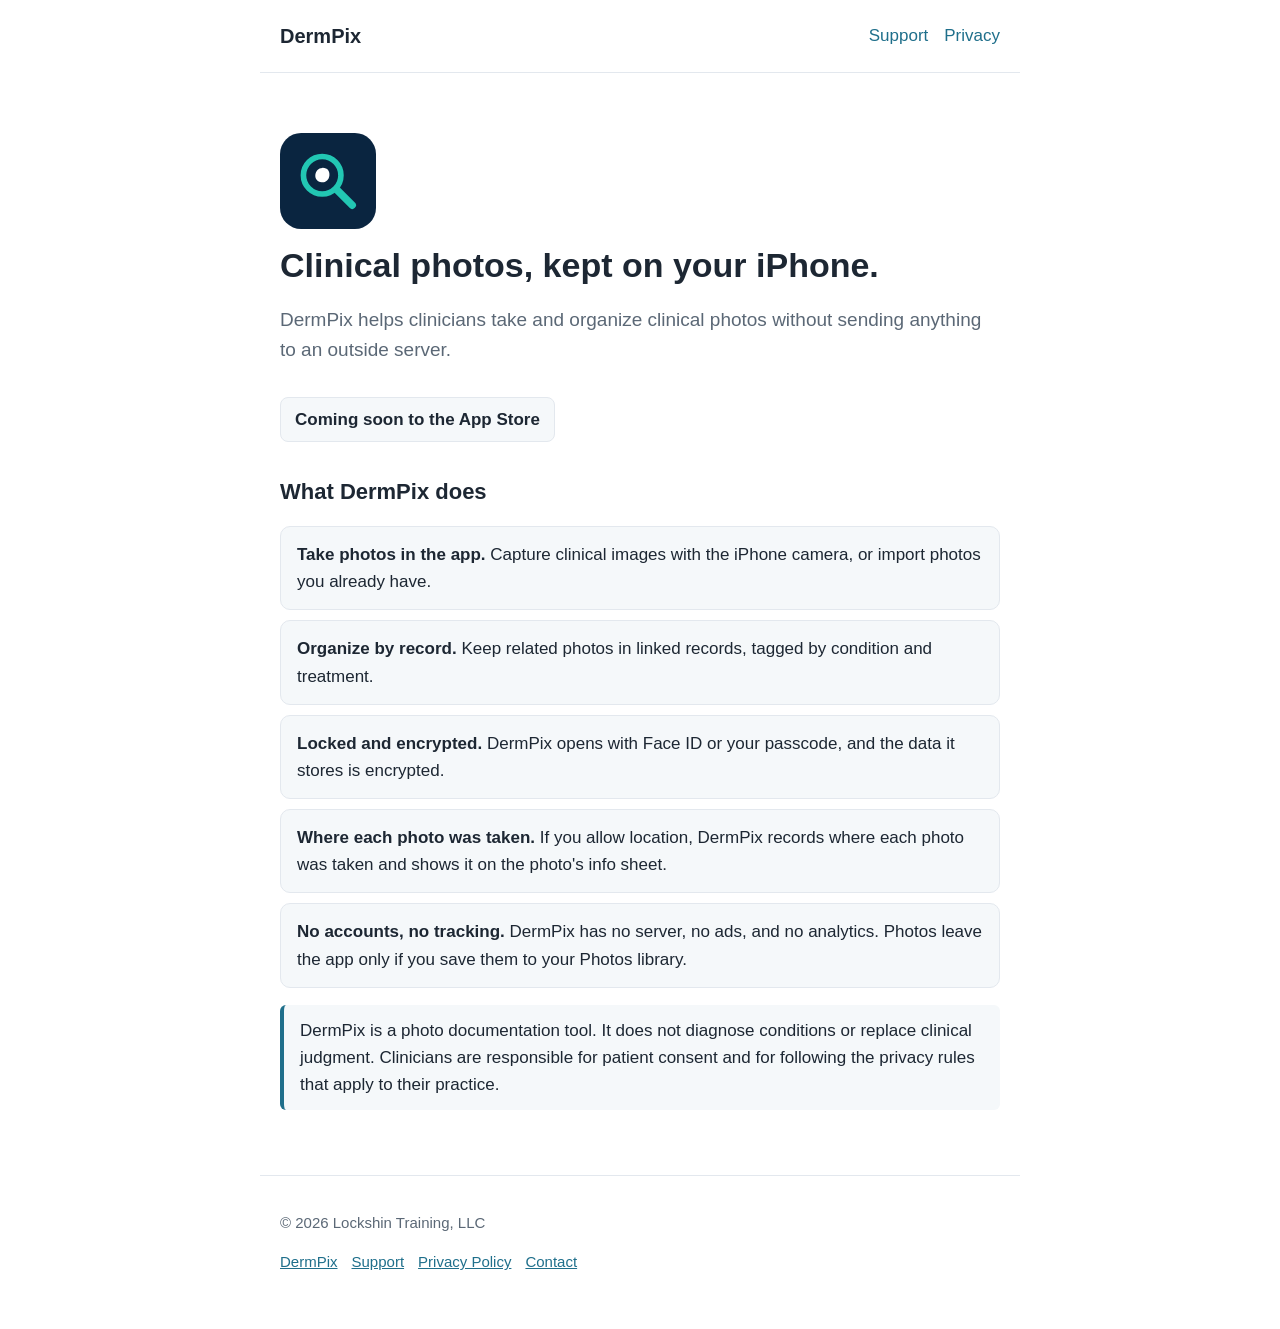
<file: index.html>
<!DOCTYPE html>
<html lang="en">
<head>
<meta charset="utf-8">
<meta name="viewport" content="width=device-width, initial-scale=1">
<title>DermPix</title>
<meta name="description" content="DermPix is an iPhone app for clinicians to take and organize clinical photos, with everything kept on the device.">
<link rel="icon" href="assets/icon.svg">
<link rel="stylesheet" href="assets/style.css">
</head>
<body>
<header>
  <a class="brand" href="./">DermPix</a>
  <nav><a href="support/">Support</a><a href="privacy/">Privacy</a></nav>
</header>
<main>
  <img class="app-icon" src="assets/icon.svg" alt="DermPix app icon" width="96" height="96">
  <h1>Clinical photos, kept on your iPhone.</h1>
  <p class="lead">DermPix helps clinicians take and organize clinical photos without sending anything to an outside server.</p>
  <span class="badge">Coming soon to the App Store</span>

  <h2>What DermPix does</h2>
  <ul class="features">
    <li><strong>Take photos in the app.</strong> Capture clinical images with the iPhone camera, or import photos you already have.</li>
    <li><strong>Organize by record.</strong> Keep related photos in linked records, tagged by condition and treatment.</li>
    <li><strong>Locked and encrypted.</strong> DermPix opens with Face ID or your passcode, and the data it stores is encrypted.</li>
    <li><strong>Where each photo was taken.</strong> If you allow location, DermPix records where each photo was taken and shows it on the photo's info sheet.</li>
    <li><strong>No accounts, no tracking.</strong> DermPix has no server, no ads, and no analytics. Photos leave the app only if you save them to your Photos library.</li>
  </ul>

  <p class="note">DermPix is a photo documentation tool. It does not diagnose conditions or replace clinical judgment. Clinicians are responsible for patient consent and for following the privacy rules that apply to their practice.</p>
</main>
<footer>
  <p>&copy; 2026 Lockshin Training, LLC</p>
  <p><a href="./">DermPix</a><a href="support/">Support</a><a href="privacy/">Privacy Policy</a><a href="mailto:dinkinganddrivingmclean@gmail.com">Contact</a></p>
</footer>
</body>
</html>
</file>
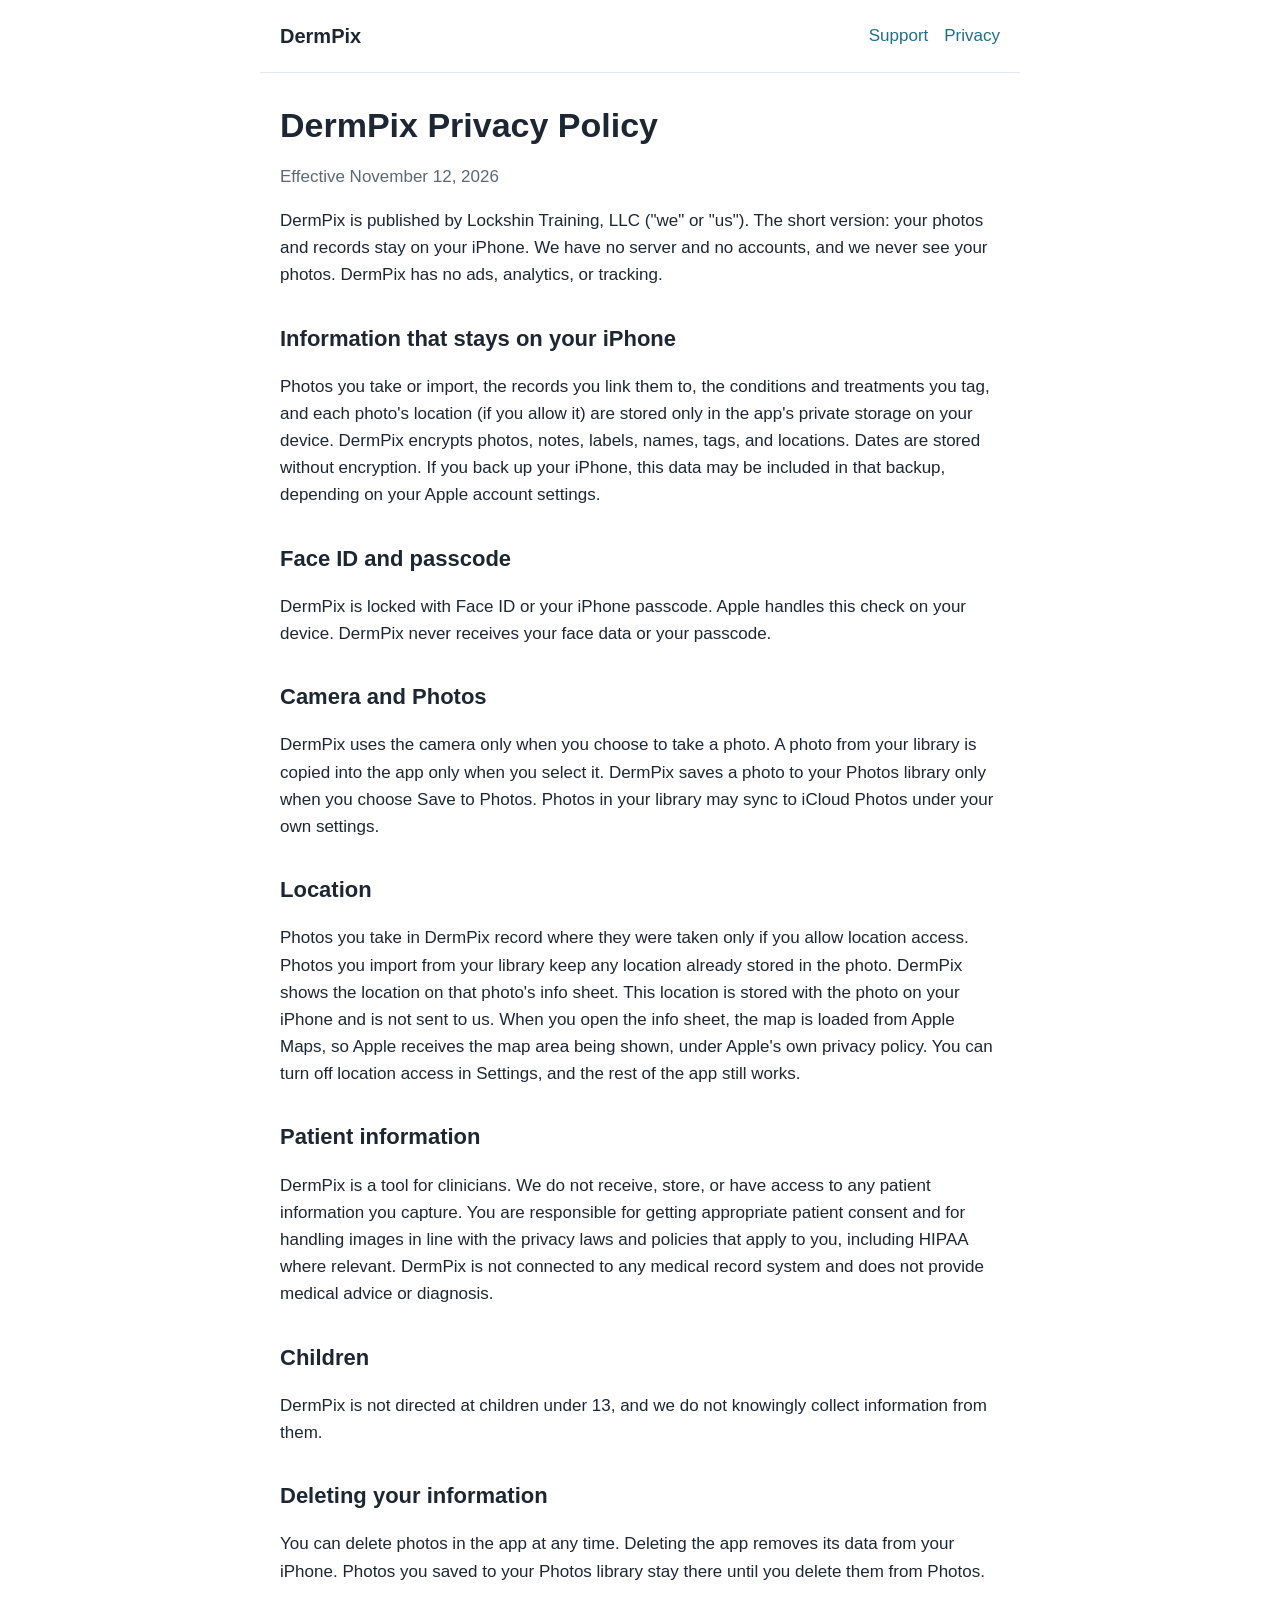
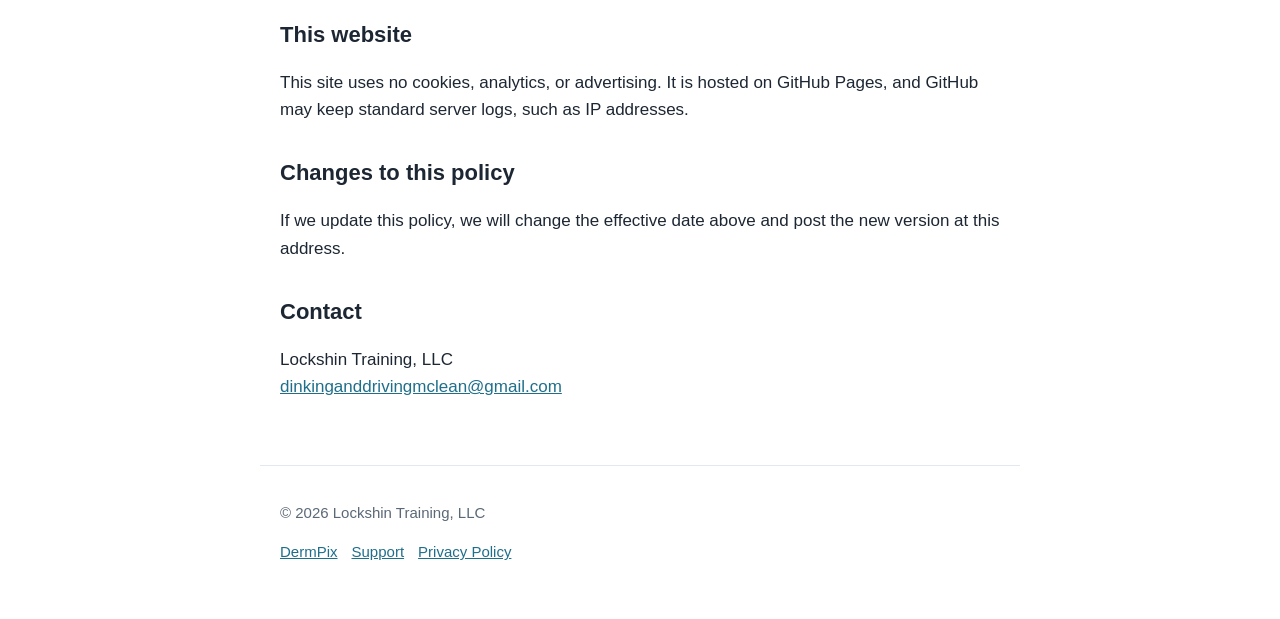
<file: privacy/index.html>
<!DOCTYPE html>
<html lang="en">
<head>
<meta charset="utf-8">
<meta name="viewport" content="width=device-width, initial-scale=1">
<title>DermPix Privacy Policy</title>
<link rel="icon" href="../assets/icon.svg">
<link rel="stylesheet" href="../assets/style.css">
</head>
<body>
<header>
  <a class="brand" href="../">DermPix</a>
  <nav><a href="../support/">Support</a><a href="./">Privacy</a></nav>
</header>
<main>
  <h1>DermPix Privacy Policy</h1>
  <p class="muted">Effective November 12, 2026</p>
  <p>DermPix is published by Lockshin Training, LLC ("we" or "us"). The short version: your photos and records stay on your iPhone. We have no server and no accounts, and we never see your photos. DermPix has no ads, analytics, or tracking.</p>

  <h2>Information that stays on your iPhone</h2>
  <p>Photos you take or import, the records you link them to, the conditions and treatments you tag, and each photo's location (if you allow it) are stored only in the app's private storage on your device. DermPix encrypts photos, notes, labels, names, tags, and locations. Dates are stored without encryption. If you back up your iPhone, this data may be included in that backup, depending on your Apple account settings.</p>

  <h2>Face ID and passcode</h2>
  <p>DermPix is locked with Face ID or your iPhone passcode. Apple handles this check on your device. DermPix never receives your face data or your passcode.</p>

  <h2>Camera and Photos</h2>
  <p>DermPix uses the camera only when you choose to take a photo. A photo from your library is copied into the app only when you select it. DermPix saves a photo to your Photos library only when you choose Save to Photos. Photos in your library may sync to iCloud Photos under your own settings.</p>

  <h2>Location</h2>
  <p>Photos you take in DermPix record where they were taken only if you allow location access. Photos you import from your library keep any location already stored in the photo. DermPix shows the location on that photo's info sheet. This location is stored with the photo on your iPhone and is not sent to us. When you open the info sheet, the map is loaded from Apple Maps, so Apple receives the map area being shown, under Apple's own privacy policy. You can turn off location access in Settings, and the rest of the app still works.</p>

  <h2>Patient information</h2>
  <p>DermPix is a tool for clinicians. We do not receive, store, or have access to any patient information you capture. You are responsible for getting appropriate patient consent and for handling images in line with the privacy laws and policies that apply to you, including HIPAA where relevant. DermPix is not connected to any medical record system and does not provide medical advice or diagnosis.</p>

  <h2>Children</h2>
  <p>DermPix is not directed at children under 13, and we do not knowingly collect information from them.</p>

  <h2>Deleting your information</h2>
  <p>You can delete photos in the app at any time. Deleting the app removes its data from your iPhone. Photos you saved to your Photos library stay there until you delete them from Photos.</p>

  <h2>This website</h2>
  <p>This site uses no cookies, analytics, or advertising. It is hosted on GitHub Pages, and GitHub may keep standard server logs, such as IP addresses.</p>

  <h2>Changes to this policy</h2>
  <p>If we update this policy, we will change the effective date above and post the new version at this address.</p>

  <h2>Contact</h2>
  <p>Lockshin Training, LLC<br><a href="mailto:dinkinganddrivingmclean@gmail.com">dinkinganddrivingmclean@gmail.com</a></p>
</main>
<footer>
  <p>&copy; 2026 Lockshin Training, LLC</p>
  <p><a href="../">DermPix</a><a href="../support/">Support</a><a href="./">Privacy Policy</a></p>
</footer>
</body>
</html>
</file>
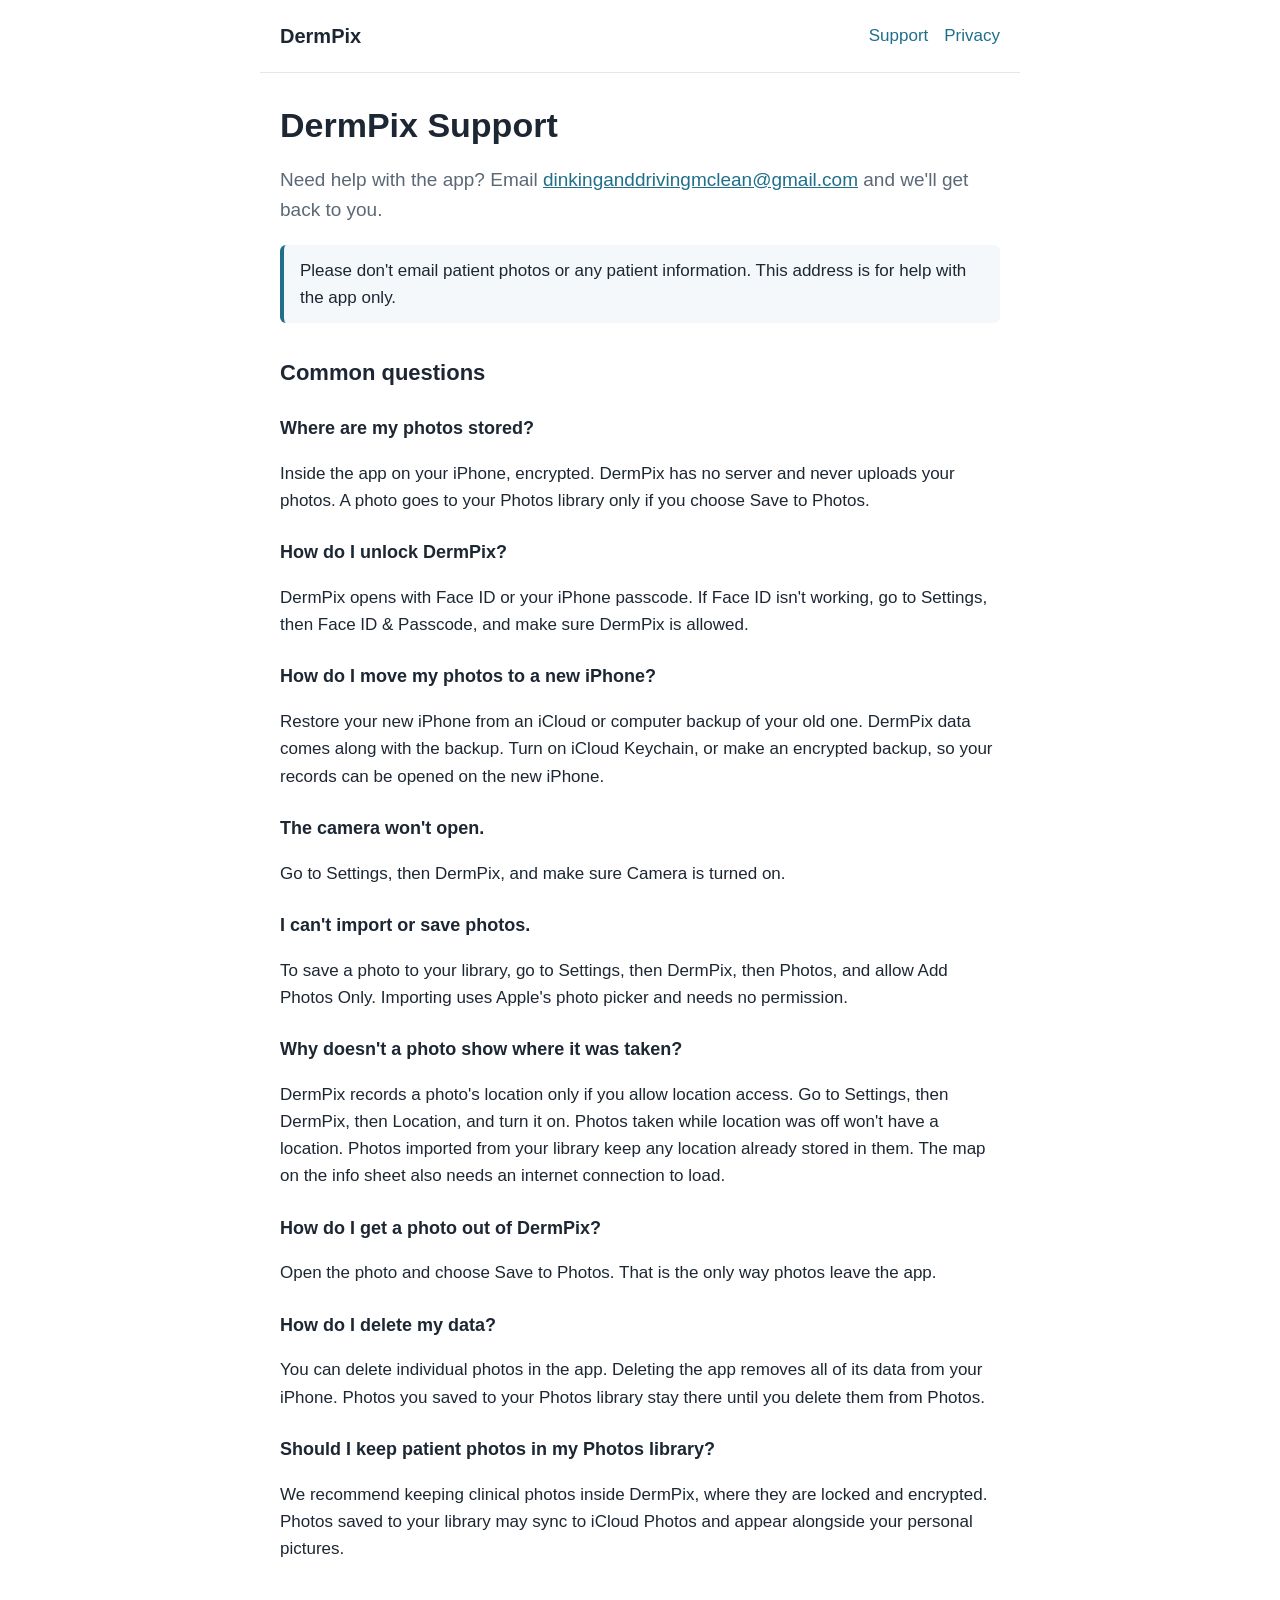
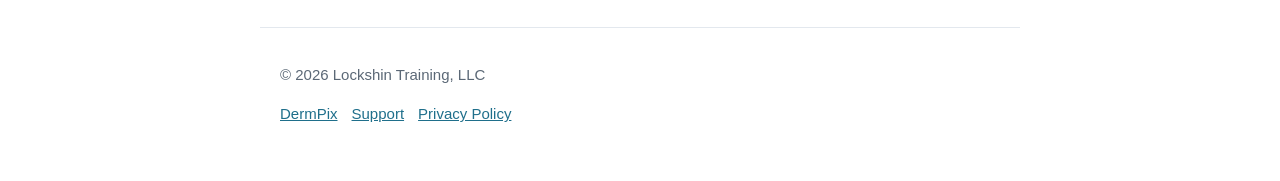
<file: support/index.html>
<!DOCTYPE html>
<html lang="en">
<head>
<meta charset="utf-8">
<meta name="viewport" content="width=device-width, initial-scale=1">
<title>DermPix Support</title>
<link rel="icon" href="../assets/icon.svg">
<link rel="stylesheet" href="../assets/style.css">
</head>
<body>
<header>
  <a class="brand" href="../">DermPix</a>
  <nav><a href="./">Support</a><a href="../privacy/">Privacy</a></nav>
</header>
<main>
  <h1>DermPix Support</h1>
  <p class="lead">Need help with the app? Email <a href="mailto:dinkinganddrivingmclean@gmail.com">dinkinganddrivingmclean@gmail.com</a> and we'll get back to you.</p>
  <p class="note">Please don't email patient photos or any patient information. This address is for help with the app only.</p>

  <h2>Common questions</h2>

  <h3>Where are my photos stored?</h3>
  <p>Inside the app on your iPhone, encrypted. DermPix has no server and never uploads your photos. A photo goes to your Photos library only if you choose Save to Photos.</p>

  <h3>How do I unlock DermPix?</h3>
  <p>DermPix opens with Face ID or your iPhone passcode. If Face ID isn't working, go to Settings, then Face ID &amp; Passcode, and make sure DermPix is allowed.</p>

  <h3>How do I move my photos to a new iPhone?</h3>
  <p>Restore your new iPhone from an iCloud or computer backup of your old one. DermPix data comes along with the backup. Turn on iCloud Keychain, or make an encrypted backup, so your records can be opened on the new iPhone.</p>

  <h3>The camera won't open.</h3>
  <p>Go to Settings, then DermPix, and make sure Camera is turned on.</p>

  <h3>I can't import or save photos.</h3>
  <p>To save a photo to your library, go to Settings, then DermPix, then Photos, and allow Add Photos Only. Importing uses Apple's photo picker and needs no permission.</p>

  <h3>Why doesn't a photo show where it was taken?</h3>
  <p>DermPix records a photo's location only if you allow location access. Go to Settings, then DermPix, then Location, and turn it on. Photos taken while location was off won't have a location. Photos imported from your library keep any location already stored in them. The map on the info sheet also needs an internet connection to load.</p>

  <h3>How do I get a photo out of DermPix?</h3>
  <p>Open the photo and choose Save to Photos. That is the only way photos leave the app.</p>

  <h3>How do I delete my data?</h3>
  <p>You can delete individual photos in the app. Deleting the app removes all of its data from your iPhone. Photos you saved to your Photos library stay there until you delete them from Photos.</p>

  <h3>Should I keep patient photos in my Photos library?</h3>
  <p>We recommend keeping clinical photos inside DermPix, where they are locked and encrypted. Photos saved to your library may sync to iCloud Photos and appear alongside your personal pictures.</p>
</main>
<footer>
  <p>&copy; 2026 Lockshin Training, LLC</p>
  <p><a href="../">DermPix</a><a href="./">Support</a><a href="../privacy/">Privacy Policy</a></p>
</footer>
</body>
</html>
</file>
<file: assets/style.css>
:root{--bg:#ffffff;--text:#1d2733;--muted:#5b6876;--accent:#1f6f8b;--line:#e3e8ee;--card:#f5f8fa}
@media (prefers-color-scheme:dark){:root{--bg:#11161c;--text:#e8edf2;--muted:#a3b0bd;--accent:#6cc0dd;--line:#2a333d;--card:#18202a}}
*{box-sizing:border-box}
body{margin:0;background:var(--bg);color:var(--text);font:17px/1.6 -apple-system,BlinkMacSystemFont,"Segoe UI",Roboto,Helvetica,Arial,sans-serif}
a{color:var(--accent)}
header,main,footer{max-width:760px;margin:0 auto;padding:0 20px}
header{display:flex;justify-content:space-between;align-items:center;padding-top:20px;padding-bottom:20px;border-bottom:1px solid var(--line);flex-wrap:wrap;gap:8px}
.brand{font-weight:700;text-decoration:none;color:var(--text);font-size:20px}
nav a{margin-left:16px;text-decoration:none}
main{padding-top:32px;padding-bottom:48px}
h1{font-size:34px;line-height:1.2;margin:0 0 12px}
h2{font-size:22px;margin:32px 0 8px}
h3{font-size:18px;margin:24px 0 4px}
.lead{font-size:19px;color:var(--muted)}
.badge{display:inline-block;margin-top:12px;padding:8px 14px;border-radius:8px;background:var(--card);border:1px solid var(--line);font-weight:600}
.features{list-style:none;padding:0}
.features li{background:var(--card);border:1px solid var(--line);border-radius:10px;padding:14px 16px;margin:10px 0}
.note{background:var(--card);border-left:4px solid var(--accent);padding:12px 16px;border-radius:6px}
.muted{color:var(--muted)}
footer{border-top:1px solid var(--line);padding-top:20px;padding-bottom:40px;color:var(--muted);font-size:15px}
footer a{margin-right:14px}
.app-icon{display:block;width:96px;height:96px;border-radius:22%;margin:28px 0 16px}
</file>
